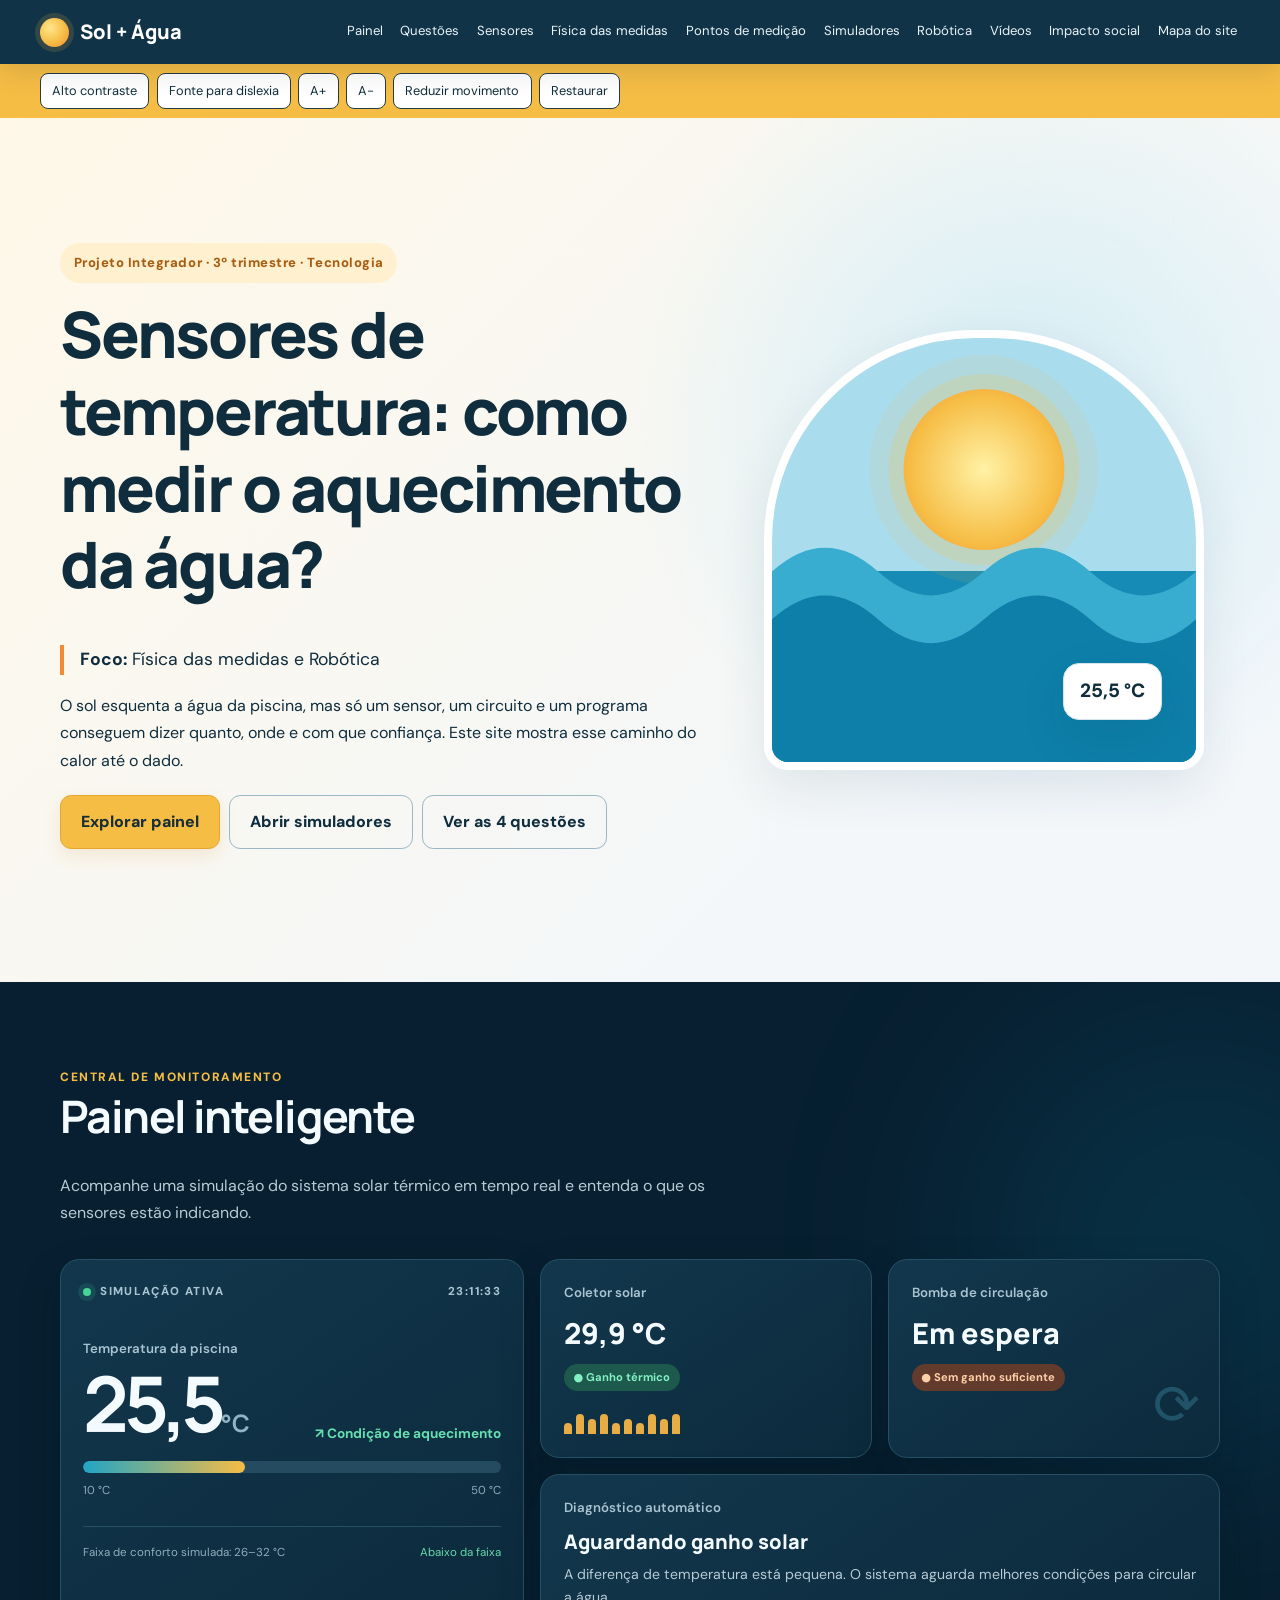
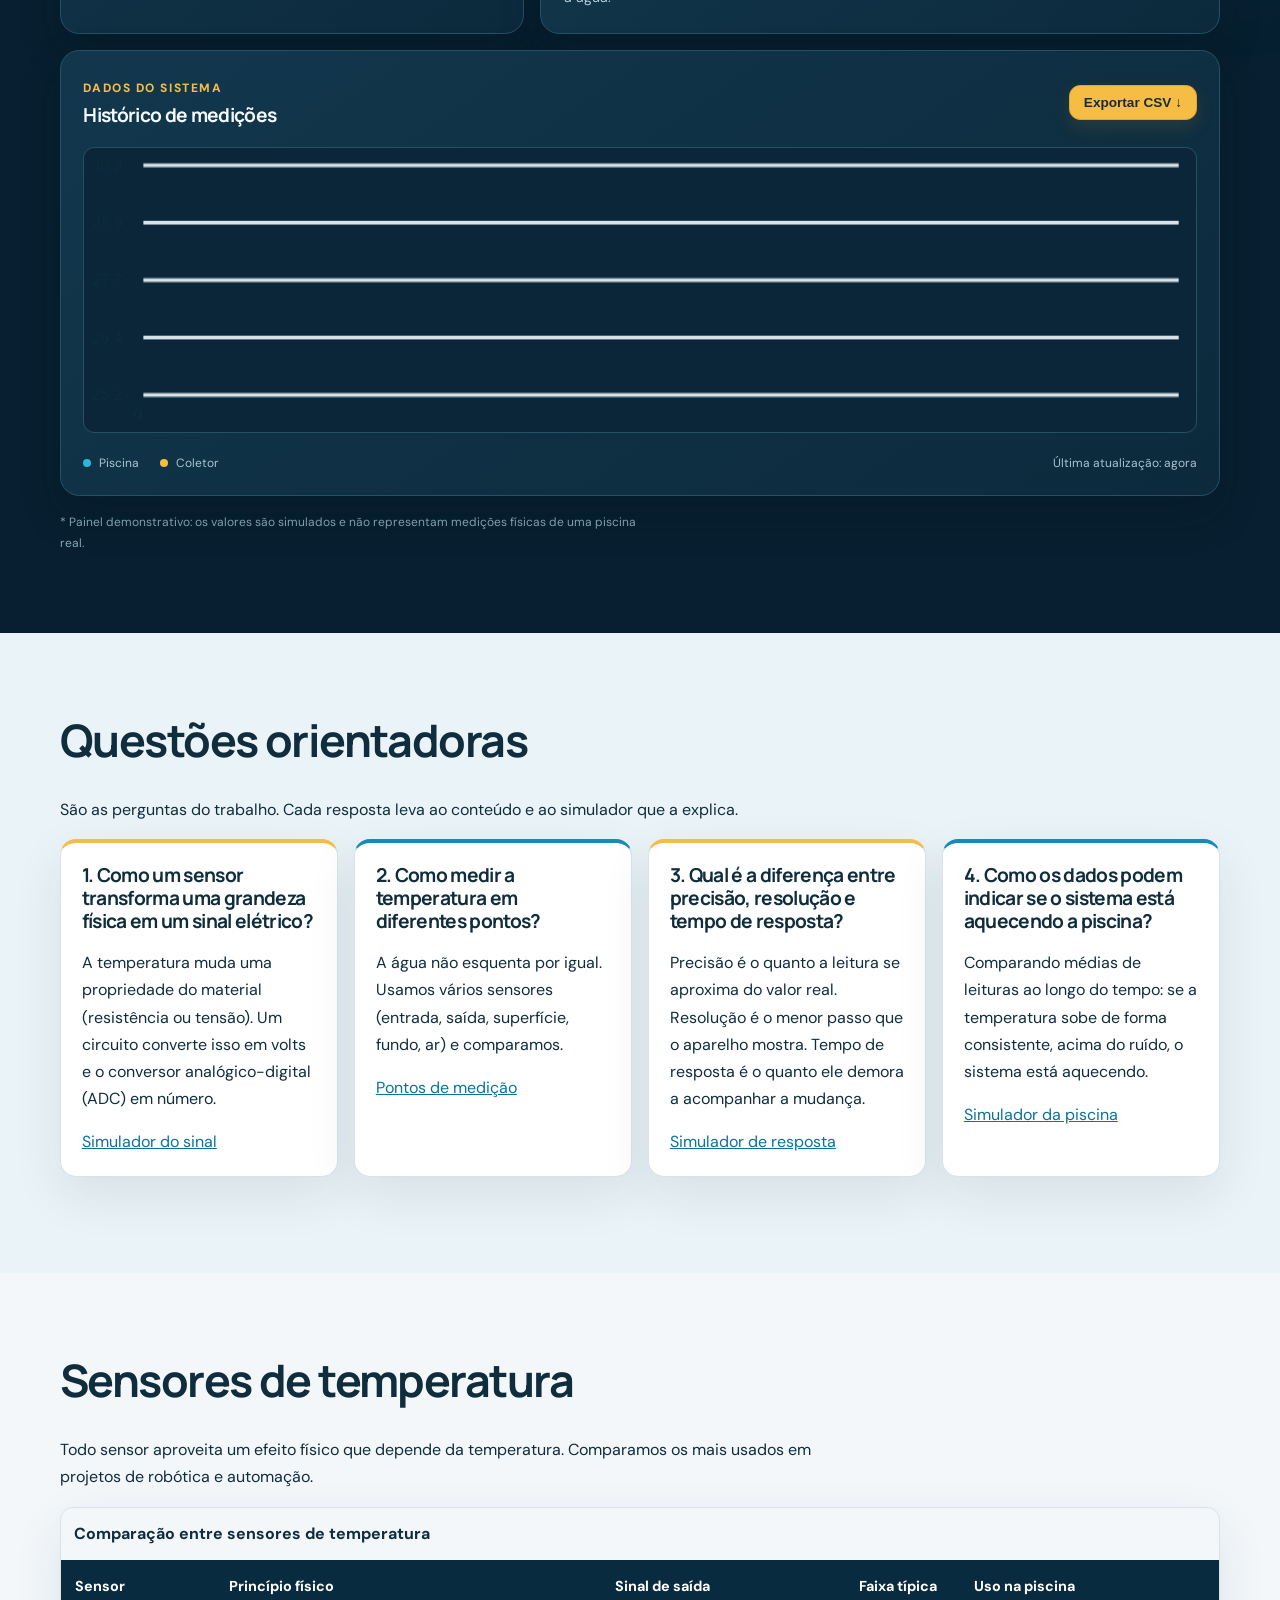
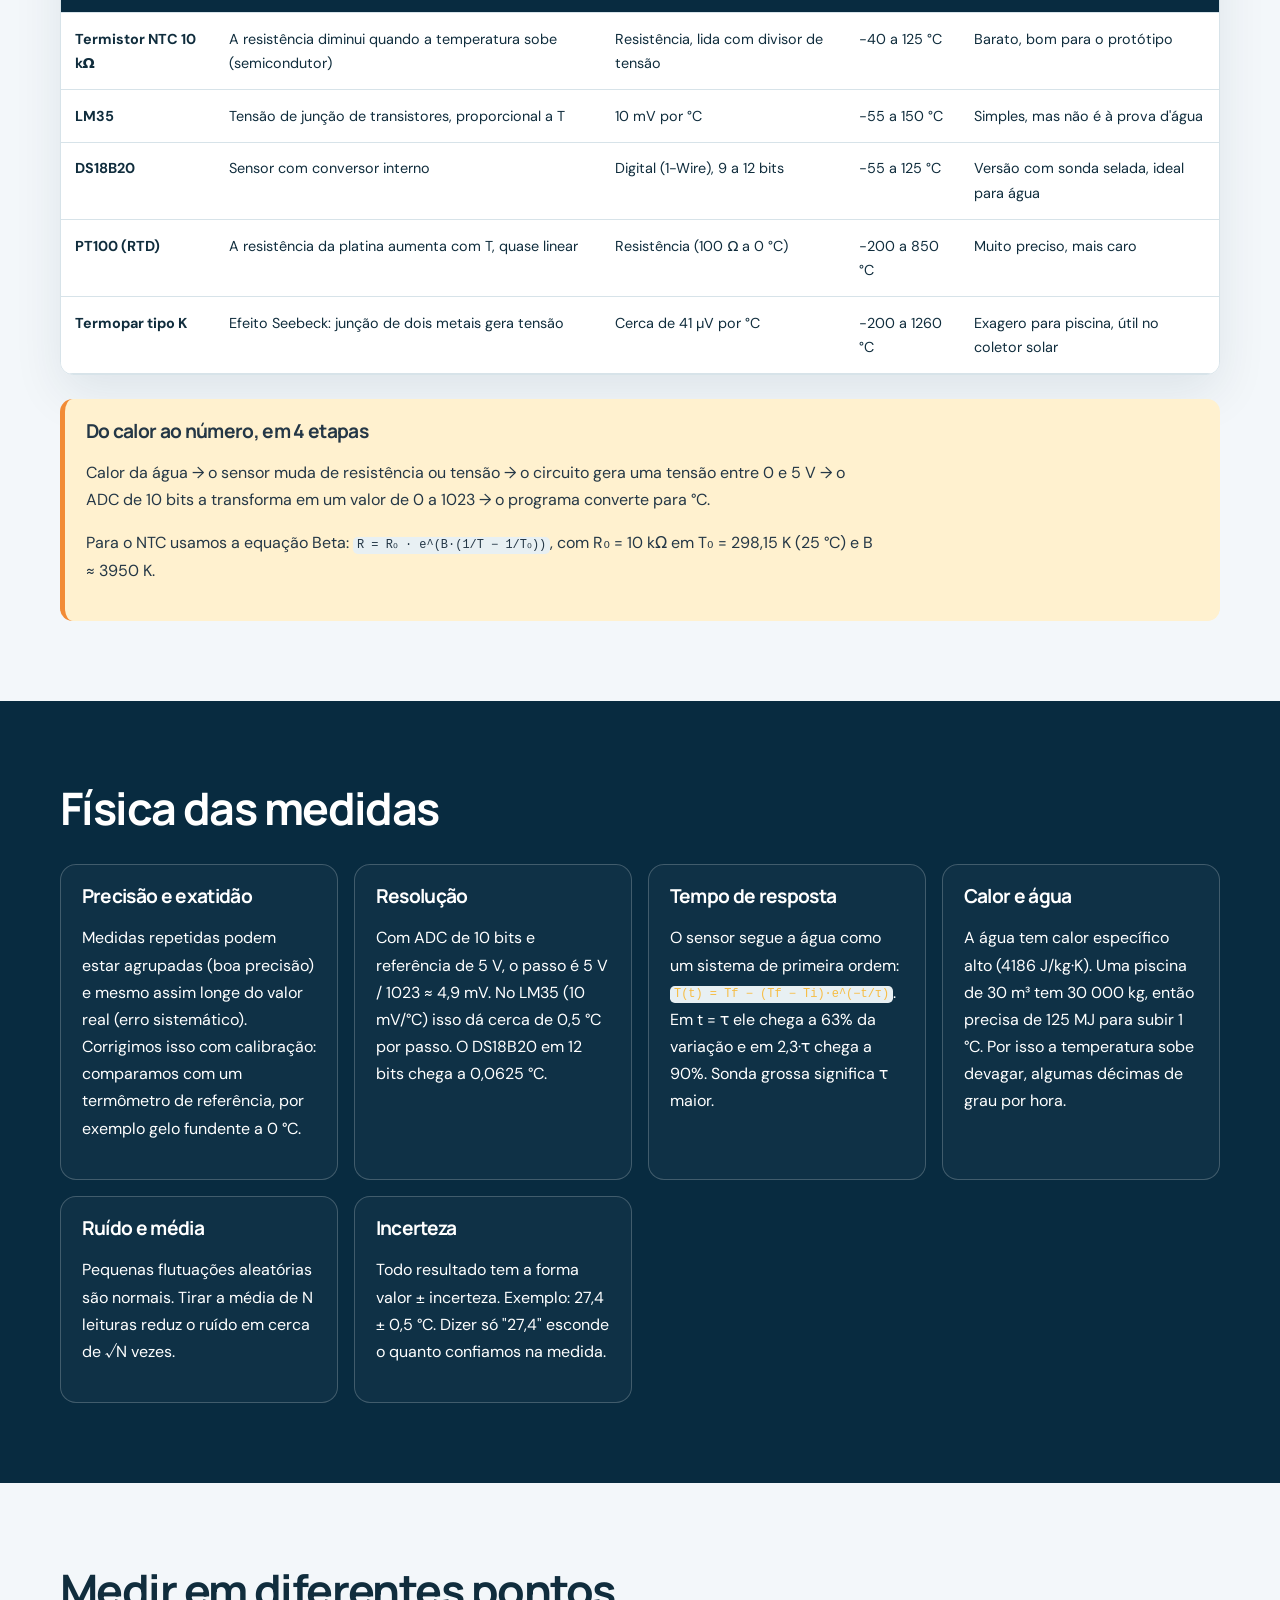
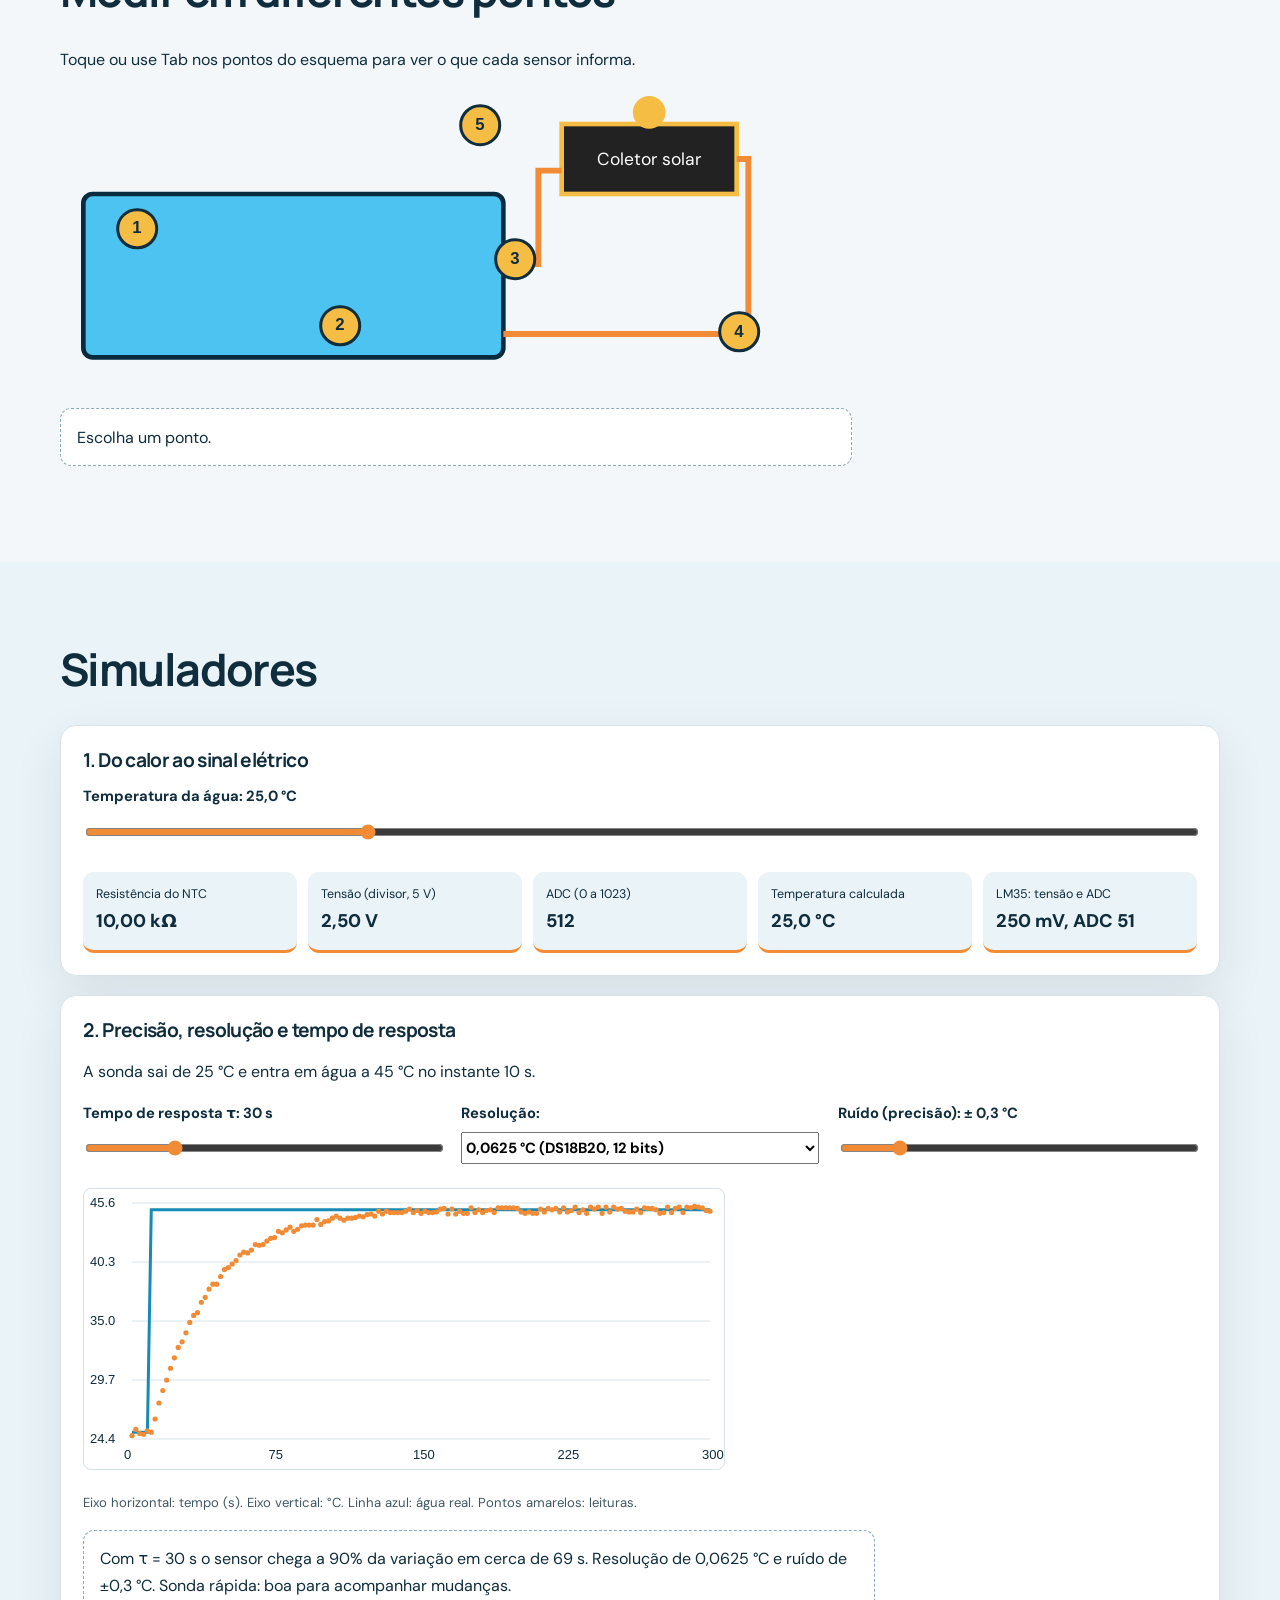
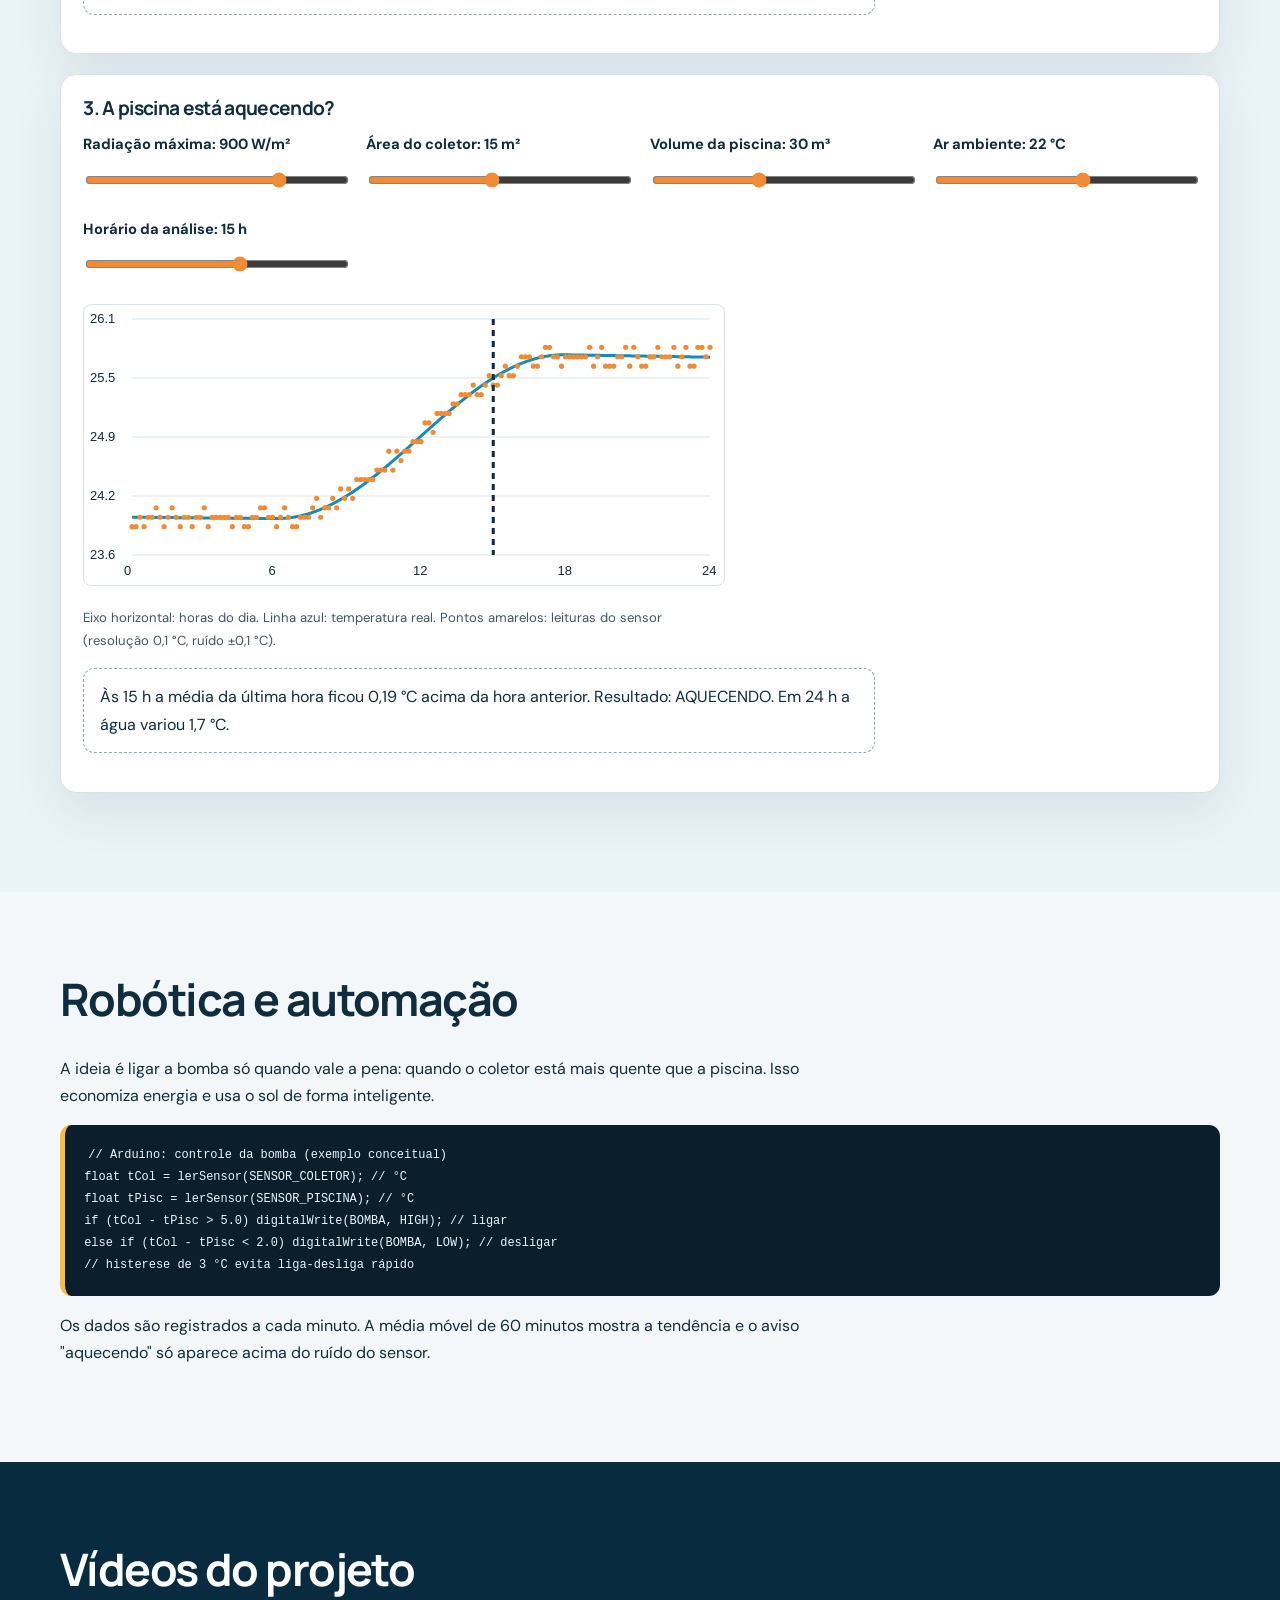
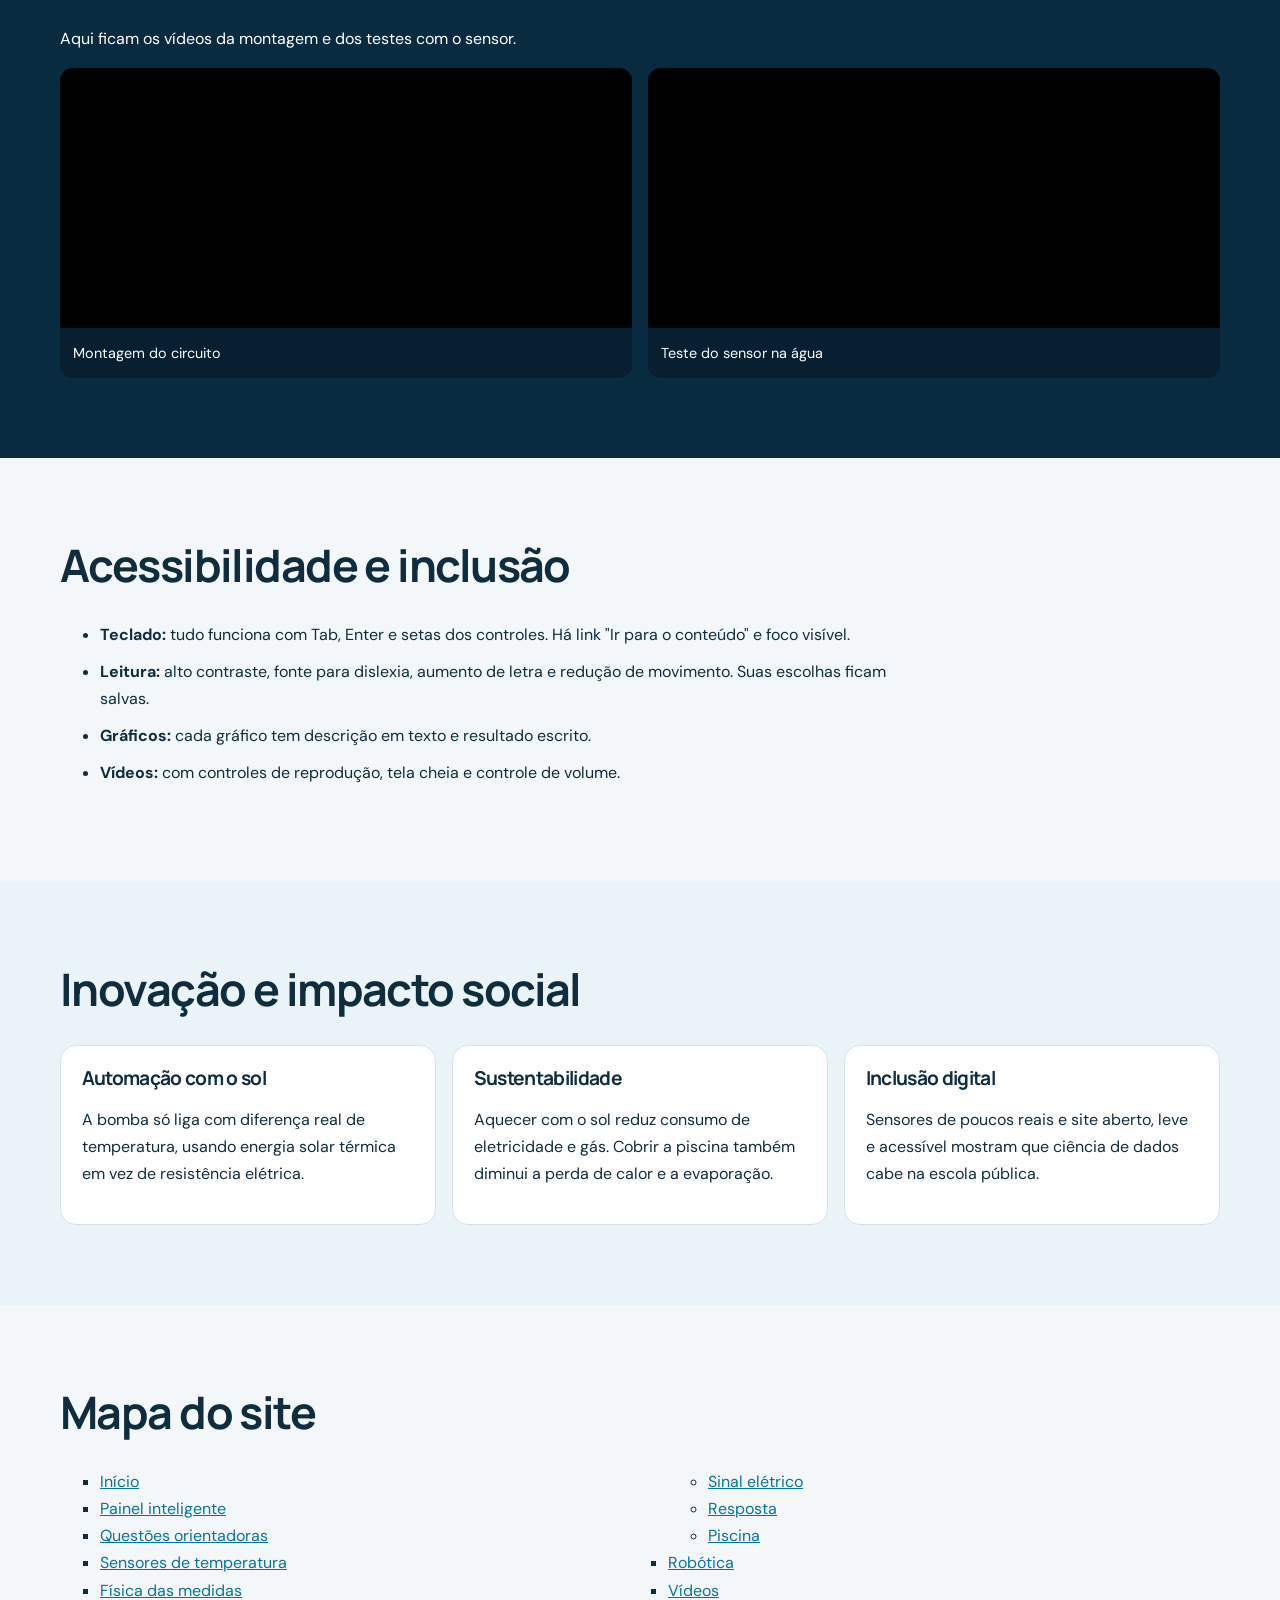
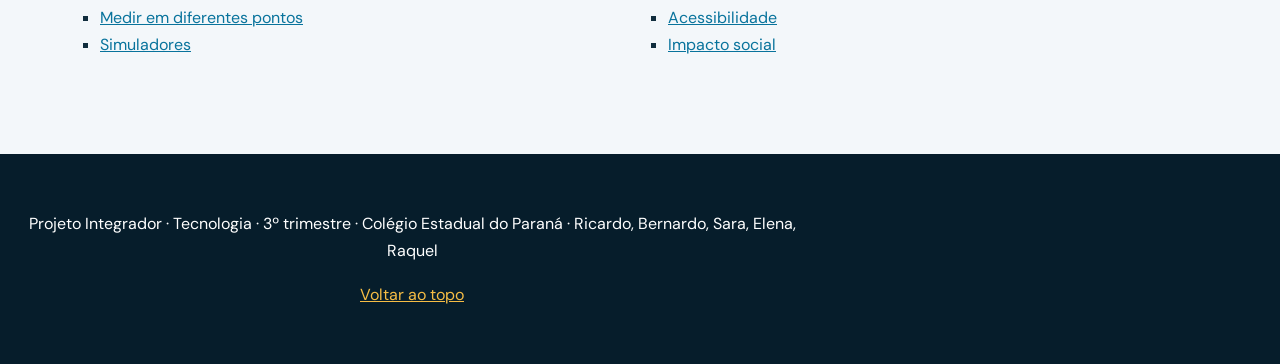
<file: index.html>
<!DOCTYPE html>
<html lang="pt-BR">
<head>
<meta charset="utf-8">
<meta name="viewport" content="width=device-width, initial-scale=1">
<title>Sol + Água | Monitoramento térmico inteligente</title>
<meta name="description" content="Projeto interativo sobre sensores de temperatura, aquecimento solar de piscinas, física das medidas e robótica.">
<link rel="preconnect" href="https://fonts.googleapis.com">
<link href="https://fonts.googleapis.com/css2?family=Fraunces:wght@600;800&family=Lexend:wght@400;600&family=Atkinson+Hyperlegible:wght@400;700&display=swap" rel="stylesheet">
<link rel="stylesheet" href="style.css">
</head>
<body>
<a class="skip" href="#principal">Ir para o conteúdo</a>
<header class="topo">
<a class="marca" href="#inicio" aria-label="Sol + Água, início"><span class="logo" aria-hidden="true"></span>Sol + Água</a>
<button id="btnMenu" class="btn-menu" aria-expanded="false" aria-controls="menu">Menu</button>
<nav id="menu" aria-label="Menu principal">
<a href="#painel">Painel</a><a href="#questoes">Questões</a><a href="#sensores">Sensores</a><a href="#fisica">Física das medidas</a>
<a href="#pontos">Pontos de medição</a><a href="#simuladores">Simuladores</a><a href="#automacao">Robótica</a>
<a href="#videos">Vídeos</a><a href="#impacto">Impacto social</a><a href="#mapa">Mapa do site</a>
</nav>
</header>
<div class="barra-acess" role="region" aria-label="Ajustes de acessibilidade">
<button data-acao="contraste" aria-pressed="false">Alto contraste</button>
<button data-acao="dislexia" aria-pressed="false">Fonte para dislexia</button>
<button data-acao="mais">A+</button><button data-acao="menos">A−</button>
<button data-acao="calmo" aria-pressed="false">Reduzir movimento</button>
<button data-acao="zerar">Restaurar</button>
</div>
<main id="principal">
<section id="inicio" class="hero">
<div class="hero-txt">
<p class="selo">Projeto Integrador · 3º trimestre · Tecnologia</p>
<h1>Sensores de temperatura: como medir o aquecimento da água?</h1>
<p class="foco"><strong>Foco:</strong> Física das medidas e Robótica</p>
<p>O sol esquenta a água da piscina, mas só um sensor, um circuito e um programa conseguem dizer quanto, onde e com que confiança. Este site mostra esse caminho do calor até o dado.</p>
<p><a class="btn" href="#painel">Explorar painel</a> <a class="btn sec" href="#simuladores">Abrir simuladores</a> <a class="btn sec" href="#questoes">Ver as 4 questões</a></p>
</div>
<div class="hero-vis" aria-hidden="true">
<div class="sol"></div>
<svg viewBox="0 0 400 160" preserveAspectRatio="none"><path class="onda o1" d="M0 40 Q50 10 100 40 T200 40 T300 40 T400 40 V160 H0Z"/><path class="onda o2" d="M0 70 Q50 40 100 70 T200 70 T300 70 T400 70 V160 H0Z"/></svg>
<div class="termo"><span id="heroTemp">27,4</span> °C</div>
</div>
</section>


<section id="painel" class="painel-section">
  <div class="section-heading">
    <span class="eyebrow">CENTRAL DE MONITORAMENTO</span>
    <h2>Painel inteligente</h2>
    <p>Acompanhe uma simulação do sistema solar térmico em tempo real e entenda o que os sensores estão indicando.</p>
  </div>
  <div class="dashboard">
    <article class="dash-main">
      <div class="dash-top"><span class="live-dot"></span><span>SIMULAÇÃO ATIVA</span><span class="dash-time" id="dashClock">--:--:--</span></div>
      <div class="temp-line"><div><span class="metric-label">Temperatura da piscina</span><strong class="big-temp"><span id="dashTemp">27,4</span><small>°C</small></strong></div><div class="temp-trend" id="dashTrend">↗ Aquecimento</div></div>
      <div class="thermo-track"><span id="tempFill"></span></div>
      <div class="thermo-scale"><span>10 °C</span><span>50 °C</span></div>
      <div class="dash-foot"><span>Faixa de conforto simulada: 26–32 °C</span><span id="comfortState">Dentro da faixa</span></div>
    </article>
    <article class="dash-card">
      <span class="metric-label">Coletor solar</span><strong class="dash-number" id="collectorTemp">34,8 °C</strong><span class="status-pill status-on" id="collectorState">● Ganho térmico</span>
      <div class="mini-bars"><i></i><i></i><i></i><i></i><i></i><i></i><i></i><i></i><i></i><i></i></div>
    </article>
    <article class="dash-card">
      <span class="metric-label">Bomba de circulação</span><strong class="dash-number" id="pumpState">Ligada</strong><span class="status-pill status-on" id="pumpPill">● Operação simulada</span>
      <div class="pump-icon">⟳</div>
    </article>
    <article class="dash-card diagnosis">
      <span class="metric-label">Diagnóstico automático</span><strong id="diagnosisTitle">Sistema aquecendo</strong><p id="diagnosisText">O coletor está mais quente que a piscina. A circulação favorece a transferência de calor.</p>
    </article>
  </div>
  <div class="history-panel">
    <div class="history-head"><div><span class="eyebrow">DADOS DO SISTEMA</span><h3>Histórico de medições</h3></div><button class="btn btn-small" id="exportData">Exportar CSV ↓</button></div>
    <div class="history-chart"><canvas id="historyChart" width="900" height="230" aria-label="Histórico simulado de temperatura" role="img"></canvas></div>
    <div class="history-bottom"><span><i class="legend-dot water-dot"></i> Piscina</span><span><i class="legend-dot solar-dot"></i> Coletor</span><span id="lastUpdate">Última atualização: agora</span></div>
  </div>
  <p class="simulation-note">* Painel demonstrativo: os valores são simulados e não representam medições físicas de uma piscina real.</p>
</section>

<section id="questoes" class="destaque">
<h2>Questões orientadoras</h2>
<p>São as perguntas do trabalho. Cada resposta leva ao conteúdo e ao simulador que a explica.</p>
<ol class="questoes">
<li><h3>1. Como um sensor transforma uma grandeza física em um sinal elétrico?</h3><p>A temperatura muda uma propriedade do material (resistência ou tensão). Um circuito converte isso em volts e o conversor analógico-digital (ADC) em número.</p><a href="#sim-sinal">Simulador do sinal</a></li>
<li><h3>2. Como medir a temperatura em diferentes pontos?</h3><p>A água não esquenta por igual. Usamos vários sensores (entrada, saída, superfície, fundo, ar) e comparamos.</p><a href="#pontos">Pontos de medição</a></li>
<li><h3>3. Qual é a diferença entre precisão, resolução e tempo de resposta?</h3><p>Precisão é o quanto a leitura se aproxima do valor real. Resolução é o menor passo que o aparelho mostra. Tempo de resposta é o quanto ele demora a acompanhar a mudança.</p><a href="#sim-resp">Simulador de resposta</a></li>
<li><h3>4. Como os dados podem indicar se o sistema está aquecendo a piscina?</h3><p>Comparando médias de leituras ao longo do tempo: se a temperatura sobe de forma consistente, acima do ruído, o sistema está aquecendo.</p><a href="#sim-piscina">Simulador da piscina</a></li>
</ol>
</section>

<section id="sensores">
<h2>Sensores de temperatura</h2>
<p>Todo sensor aproveita um efeito físico que depende da temperatura. Comparamos os mais usados em projetos de robótica e automação.</p>
<div class="tabela-rolagem" tabindex="0" role="region" aria-label="Tabela comparativa de sensores">
<table>
<caption>Comparação entre sensores de temperatura</caption>
<thead><tr><th scope="col">Sensor</th><th scope="col">Princípio físico</th><th scope="col">Sinal de saída</th><th scope="col">Faixa típica</th><th scope="col">Uso na piscina</th></tr></thead>
<tbody>
<tr><th scope="row">Termistor NTC 10 kΩ</th><td>A resistência diminui quando a temperatura sobe (semicondutor)</td><td>Resistência, lida com divisor de tensão</td><td>−40 a 125 °C</td><td>Barato, bom para o protótipo</td></tr>
<tr><th scope="row">LM35</th><td>Tensão de junção de transistores, proporcional a T</td><td>10 mV por °C</td><td>−55 a 150 °C</td><td>Simples, mas não é à prova d'água</td></tr>
<tr><th scope="row">DS18B20</th><td>Sensor com conversor interno</td><td>Digital (1-Wire), 9 a 12 bits</td><td>−55 a 125 °C</td><td>Versão com sonda selada, ideal para água</td></tr>
<tr><th scope="row">PT100 (RTD)</th><td>A resistência da platina aumenta com T, quase linear</td><td>Resistência (100 Ω a 0 °C)</td><td>−200 a 850 °C</td><td>Muito preciso, mais caro</td></tr>
<tr><th scope="row">Termopar tipo K</th><td>Efeito Seebeck: junção de dois metais gera tensão</td><td>Cerca de 41 µV por °C</td><td>−200 a 1260 °C</td><td>Exagero para piscina, útil no coletor solar</td></tr>
</tbody>
</table>
</div>
<div class="caixa">
<h3>Do calor ao número, em 4 etapas</h3>
<p>Calor da água → o sensor muda de resistência ou tensão → o circuito gera uma tensão entre 0 e 5 V → o ADC de 10 bits a transforma em um valor de 0 a 1023 → o programa converte para °C.</p>
<p>Para o NTC usamos a equação Beta: <code>R = R₀ · e^(B·(1/T − 1/T₀))</code>, com R₀ = 10 kΩ em T₀ = 298,15 K (25 °C) e B ≈ 3950 K.</p>
</div>
</section>

<section id="fisica" class="agua">
<h2>Física das medidas</h2>
<div class="grade3">
<article><h3>Precisão e exatidão</h3><p>Medidas repetidas podem estar agrupadas (boa precisão) e mesmo assim longe do valor real (erro sistemático). Corrigimos isso com calibração: comparamos com um termômetro de referência, por exemplo gelo fundente a 0 °C.</p></article>
<article><h3>Resolução</h3><p>Com ADC de 10 bits e referência de 5 V, o passo é 5 V / 1023 ≈ 4,9 mV. No LM35 (10 mV/°C) isso dá cerca de 0,5 °C por passo. O DS18B20 em 12 bits chega a 0,0625 °C.</p></article>
<article><h3>Tempo de resposta</h3><p>O sensor segue a água como um sistema de primeira ordem: <code>T(t) = Tf − (Tf − Ti)·e^(−t/τ)</code>. Em t = τ ele chega a 63% da variação e em 2,3·τ chega a 90%. Sonda grossa significa τ maior.</p></article>
<article><h3>Calor e água</h3><p>A água tem calor específico alto (4186 J/kg·K). Uma piscina de 30 m³ tem 30 000 kg, então precisa de 125 MJ para subir 1 °C. Por isso a temperatura sobe devagar, algumas décimas de grau por hora.</p></article>
<article><h3>Ruído e média</h3><p>Pequenas flutuações aleatórias são normais. Tirar a média de N leituras reduz o ruído em cerca de √N vezes.</p></article>
<article><h3>Incerteza</h3><p>Todo resultado tem a forma valor ± incerteza. Exemplo: 27,4 ± 0,5 °C. Dizer só "27,4" esconde o quanto confiamos na medida.</p></article>
</div>
</section>

<section id="pontos">
<h2>Medir em diferentes pontos</h2>
<p>Toque ou use Tab nos pontos do esquema para ver o que cada sensor informa.</p>
<div class="esquema">
<svg viewBox="0 0 600 260" role="img" aria-label="Esquema da piscina com coletor solar e cinco sensores">
<rect x="20" y="90" width="360" height="140" rx="8" class="piscina"/>
<rect x="430" y="30" width="150" height="60" class="coletor"/><text x="505" y="65" text-anchor="middle" class="txt">Coletor solar</text>
<path d="M380 150 H410 V70 H430 M580 60 H590 V210 H380" class="cano"/>
<circle cx="505" cy="20" r="14" class="sol-svg"/>
</svg>
<button class="ponto" style="left:11%;top:46%" data-i="0" aria-label="Sensor 1, superfície">1</button>
<button class="ponto" style="left:40%;top:78%" data-i="1" aria-label="Sensor 2, fundo">2</button>
<button class="ponto" style="left:65%;top:56%" data-i="2" aria-label="Sensor 3, entrada do coletor">3</button>
<button class="ponto" style="left:97%;top:80%" data-i="3" aria-label="Sensor 4, saída do coletor">4</button>
<button class="ponto" style="left:60%;top:12%" data-i="4" aria-label="Sensor 5, no coletor">5</button>
</div>
<p id="infoPonto" class="info" role="status" aria-live="polite">Escolha um ponto.</p>
</section>

<section id="simuladores" class="destaque">
<h2>Simuladores</h2>
<article id="sim-sinal" class="sim">
<h3>1. Do calor ao sinal elétrico</h3>
<label>Temperatura da água: <output id="oT">25</output> °C
<input id="inT" type="range" min="0" max="100" step="0.5" value="25"></label>
<dl class="leituras">
<div><dt>Resistência do NTC</dt><dd id="rR"></dd></div>
<div><dt>Tensão (divisor, 5 V)</dt><dd id="rV"></dd></div>
<div><dt>ADC (0 a 1023)</dt><dd id="rA"></dd></div>
<div><dt>Temperatura calculada</dt><dd id="rC"></dd></div>
<div><dt>LM35: tensão e ADC</dt><dd id="rL"></dd></div>
</dl>
</article>

<article id="sim-resp" class="sim">
<h3>2. Precisão, resolução e tempo de resposta</h3>
<p>A sonda sai de 25 °C e entra em água a 45 °C no instante 10 s.</p>
<div class="controles">
<label>Tempo de resposta τ: <output id="oTau">30</output> s <input id="inTau" type="range" min="2" max="120" value="30"></label>
<label>Resolução: <select id="inRes"><option value="1">1 °C</option><option value="0.5">0,5 °C (LM35 no Arduino)</option><option value="0.0625" selected>0,0625 °C (DS18B20, 12 bits)</option></select></label>
<label>Ruído (precisão): ± <output id="oRu">0.3</output> °C <input id="inRu" type="range" min="0" max="2" step="0.1" value="0.3"></label>
</div>
<canvas id="cResp" width="640" height="280" role="img" aria-label="Gráfico da leitura do sensor ao longo do tempo"></canvas>
<p class="legenda">Eixo horizontal: tempo (s). Eixo vertical: °C. Linha azul: água real. Pontos amarelos: leituras.</p>
<p id="txtResp" class="info" role="status" aria-live="polite"></p>
</article>

<article id="sim-piscina" class="sim">
<h3>3. A piscina está aquecendo?</h3>
<div class="controles">
<label>Radiação máxima: <output id="oG">900</output> W/m² <input id="inG" type="range" min="300" max="1100" step="50" value="900"></label>
<label>Área do coletor: <output id="oA">15</output> m² <input id="inA" type="range" min="2" max="30" value="15"></label>
<label>Volume da piscina: <output id="oV">30</output> m³ <input id="inV" type="range" min="10" max="60" value="30"></label>
<label>Ar ambiente: <output id="oTa">22</output> °C <input id="inTa" type="range" min="5" max="35" value="22"></label>
<label>Horário da análise: <output id="oH">15</output> h <input id="inH" type="range" min="2" max="24" value="15"></label>
</div>
<canvas id="cPisc" width="640" height="280" role="img" aria-label="Gráfico da temperatura da piscina em 24 horas"></canvas>
<p class="legenda">Eixo horizontal: horas do dia. Linha azul: temperatura real. Pontos amarelos: leituras do sensor (resolução 0,1 °C, ruído ±0,1 °C).</p>
<p id="txtPisc" class="info" role="status" aria-live="polite"></p>
</article>
</section>

<section id="automacao">
<h2>Robótica e automação</h2>
<p>A ideia é ligar a bomba só quando vale a pena: quando o coletor está mais quente que a piscina. Isso economiza energia e usa o sol de forma inteligente.</p>
<pre tabindex="0"><code>// Arduino: controle da bomba (exemplo conceitual)
float tCol = lerSensor(SENSOR_COLETOR); // °C
float tPisc = lerSensor(SENSOR_PISCINA); // °C
if (tCol - tPisc &gt; 5.0) digitalWrite(BOMBA, HIGH); // ligar
else if (tCol - tPisc &lt; 2.0) digitalWrite(BOMBA, LOW); // desligar
// histerese de 3 °C evita liga-desliga rápido</code></pre>
<p>Os dados são registrados a cada minuto. A média móvel de 60 minutos mostra a tendência e o aviso "aquecendo" só aparece acima do ruído do sensor.</p>
</section>

<section id="videos" class="agua">
<h2>Vídeos do projeto</h2>
<p>Aqui ficam os vídeos da montagem e dos testes com o sensor.</p>

<!-- Vídeos hospedados no Google Drive -->
<div class="grade3">
  <figure class="vid">
    <iframe src="https://drive.google.com/file/d/1T0YdO5-Rf9By5EIGJvN10Q1as_zZNHZc/preview"
            width="100%" height="260" allow="autoplay" allowfullscreen loading="lazy"
            title="Montagem do circuito"></iframe>
    <figcaption>Montagem do circuito</figcaption>
  </figure>
  <figure class="vid">
    <iframe src="https://drive.google.com/file/d/1omv3t6VqhR7RlIL5jFdZzRT_dXFU5LTQ/preview"
            width="100%" height="260" allow="autoplay" allowfullscreen loading="lazy"
            title="Teste do sensor na água"></iframe>
    <figcaption>Teste do sensor na água</figcaption>
  </figure>
</div>

<!-- Lista de vídeos locais (pasta "videos"): o script.js preenche esta div se a lista VIDEOS tiver itens. -->
<div id="listaVideos" class="grade3"></div>
</section>

<section id="acessibilidade">
<h2>Acessibilidade e inclusão</h2>
<ul class="lista">
<li><strong>Teclado:</strong> tudo funciona com Tab, Enter e setas dos controles. Há link "Ir para o conteúdo" e foco visível.</li>
<li><strong>Leitura:</strong> alto contraste, fonte para dislexia, aumento de letra e redução de movimento. Suas escolhas ficam salvas.</li>
<li><strong>Gráficos:</strong> cada gráfico tem descrição em texto e resultado escrito.</li>
<li><strong>Vídeos:</strong> com controles de reprodução, tela cheia e controle de volume.</li>
</ul>
</section>

<section id="impacto" class="destaque">
<h2>Inovação e impacto social</h2>
<div class="grade3">
<article><h3>Automação com o sol</h3><p>A bomba só liga com diferença real de temperatura, usando energia solar térmica em vez de resistência elétrica.</p></article>
<article><h3>Sustentabilidade</h3><p>Aquecer com o sol reduz consumo de eletricidade e gás. Cobrir a piscina também diminui a perda de calor e a evaporação.</p></article>
<article><h3>Inclusão digital</h3><p>Sensores de poucos reais e site aberto, leve e acessível mostram que ciência de dados cabe na escola pública.</p></article>
</div>
</section>

<section id="mapa">
<h2>Mapa do site</h2>
<ul class="mapa">
<li><a href="#inicio">Início</a></li><li><a href="#painel">Painel inteligente</a></li><li><a href="#questoes">Questões orientadoras</a></li><li><a href="#sensores">Sensores de temperatura</a></li>
<li><a href="#fisica">Física das medidas</a></li><li><a href="#pontos">Medir em diferentes pontos</a></li>
<li><a href="#simuladores">Simuladores</a><ul><li><a href="#sim-sinal">Sinal elétrico</a></li><li><a href="#sim-resp">Resposta</a></li><li><a href="#sim-piscina">Piscina</a></li></ul></li>
<li><a href="#automacao">Robótica</a></li><li><a href="#videos">Vídeos</a></li><li><a href="#acessibilidade">Acessibilidade</a></li><li><a href="#impacto">Impacto social</a></li>
</ul>
</section>
</main>
<footer><p>Projeto Integrador · Tecnologia · 3º trimestre · Colégio Estadual do Paraná · Ricardo, Bernardo, Sara, Elena, Raquel</p><p><a href="#inicio">Voltar ao topo</a></p></footer>
<div vw class="enabled"><div vw-access-button class="active"></div><div vw-plugin-wrapper><div class="vw-plugin-top-wrapper"></div></div></div>
<script src="https://vlibras.gov.br/app/vlibras-plugin.js"></script>
<script>try{new window.VLibras.Widget('https://vlibras.gov.br/app')}catch(e){}</script>
<script src="script.js"></script>
</body>
</html>
</file>
<file: style.css>
@import url('https://fonts.googleapis.com/css2?family=DM+Sans:wght@400;500;600;700&family=Manrope:wght@400;500;600;700;800&display=swap');
:root{--sol:#f6bd45;--sol2:#f28b35;--agua:#168bb5;--abismo:#082b40;--fundo:#f3f7fa;--card:#fff;--ink:#102d3d;--line:#d7e3e9;--link:#08739c;--fs:100%;--f-corpo:'DM Sans',system-ui,sans-serif;--f-tit:'Manrope',system-ui,sans-serif;--shadow:0 18px 50px rgba(7,42,62,.09)}
*{box-sizing:border-box}html{font-size:var(--fs);scroll-behavior:smooth;scroll-padding-top:6rem}body{margin:0;background:var(--fundo);color:var(--ink);font-family:var(--f-corpo);line-height:1.7}h1,h2,h3{font-family:var(--f-tit);line-height:1.2;margin:0 0 .65em;letter-spacing:-.035em}h1{font-size:clamp(2.5rem,5vw,4.5rem);font-weight:800;max-width:760px}h2{font-size:clamp(1.9rem,3.5vw,2.8rem)}h3{font-size:1.2rem}p,li{max-width:72ch}a{color:var(--link)}:focus-visible{outline:3px solid var(--sol2);outline-offset:4px}.skip{position:absolute;left:-999px;background:var(--sol);color:#000;padding:.7rem 1rem;z-index:100}.skip:focus{left:.5rem;top:.5rem}
section{padding:5rem max(1.25rem,calc((100% - 1160px)/2))}.destaque{background:#eaf3f7}.agua{background:var(--abismo);color:#fff}.agua a,.agua code{color:var(--sol)}
.topo{position:sticky;top:0;z-index:50;display:flex;align-items:center;justify-content:space-between;gap:1rem;padding:.85rem max(1.25rem,calc((100% - 1200px)/2));background:rgba(8,43,64,.96);backdrop-filter:blur(14px);color:#fff;box-shadow:0 8px 28px #061d2b20}.marca{display:flex;align-items:center;gap:.7rem;color:#fff;font-family:var(--f-tit);font-weight:800;font-size:1.25rem;text-decoration:none;white-space:nowrap}.logo{width:1.8rem;height:1.8rem;border-radius:50%;background:radial-gradient(circle at 35% 35%,#ffe58a,var(--sol) 55%,var(--sol2));box-shadow:0 0 0 5px #f6bd4525}#menu{display:flex;flex-wrap:wrap;gap:.25rem .7rem}#menu a{color:#e9f4f8;text-decoration:none;padding:.4rem .2rem;font-size:.82rem;border-bottom:2px solid transparent}#menu a:hover{color:var(--sol);border-color:var(--sol)}.btn-menu{display:none;background:var(--sol);color:#142b37;border:0;padding:.55rem 1rem;border-radius:.6rem;font:inherit;font-weight:700;cursor:pointer}
.barra-acess{display:flex;flex-wrap:wrap;gap:.45rem;padding:.55rem max(1.25rem,calc((100% - 1200px)/2));background:#f6bd45;color:#152c38}.barra-acess button{font:inherit;font-size:.8rem;padding:.38rem .7rem;border:1px solid #243d49;border-radius:.5rem;background:#fff;color:#102d3d;cursor:pointer}.barra-acess button[aria-pressed=true]{background:#102d3d;color:#fff}
.hero{display:grid;grid-template-columns:1.15fr .85fr;gap:3rem;align-items:center;min-height:670px;background:radial-gradient(circle at 80% 35%,#d4edf5 0,transparent 34%),linear-gradient(135deg,#fff8e8 0%,#f3f7fa 75%)}.hero-txt{padding:2rem 0}.selo,.eyebrow{display:inline-flex;align-items:center;gap:.5rem;color:#a75d12;font-size:.75rem;font-weight:800;letter-spacing:.13em;text-transform:uppercase}.selo{background:#fff0cf;padding:.55rem .85rem;border-radius:2rem;letter-spacing:.04em;text-transform:none;font-size:.82rem}.foco{font-size:1.1rem;border-left:4px solid var(--sol2);padding-left:1rem}.hero-vis{position:relative;aspect-ratio:1;max-width:440px;width:100%;margin:auto;border-radius:48% 48% 1.5rem 1.5rem;overflow:hidden;background:linear-gradient(#a9dced 0 55%,#168bb5 55%);border:8px solid #fff;box-shadow:var(--shadow)}.sol{position:absolute;width:38%;aspect-ratio:1;border-radius:50%;left:50%;top:12%;transform:translateX(-50%);background:radial-gradient(circle,#fff2a5,var(--sol) 65%,var(--sol2));box-shadow:0 0 0 15px #f6bd4533,0 0 0 34px #f6bd4518}.hero-vis svg{position:absolute;inset:auto 0 0;width:100%;height:60%}.onda{fill:#39add0}.o2{fill:#087aa6;opacity:.9}.o1{animation:ond 7s ease-in-out infinite alternate}@keyframes ond{to{transform:translateX(-6%)}}.termo{position:absolute;right:8%;bottom:10%;background:#fff;color:#102d3d;border:1px solid #d4e4ea;border-radius:1rem;padding:.7rem 1rem;font-weight:800;font-size:1.2rem;box-shadow:var(--shadow)}.btn{display:inline-flex;align-items:center;justify-content:center;background:var(--sol);color:#172d38;font-weight:800;padding:.8rem 1.25rem;border-radius:.7rem;text-decoration:none;margin:.3rem .3rem .3rem 0;border:1px solid #e6a52d;box-shadow:0 7px 18px #d98b2525;transition:transform .2s,box-shadow .2s}.btn:hover{transform:translateY(-2px);box-shadow:0 12px 24px #d98b2538}.btn.sec{background:transparent;color:var(--ink);border-color:#9bb7c4;box-shadow:none}.btn-small{padding:.55rem .85rem;font-size:.85rem;margin:0}
.painel-section{background:#071f30;color:#f4fbff;position:relative;overflow:hidden}.painel-section:before{content:"";position:absolute;width:460px;height:460px;border-radius:50%;background:#0d5973;filter:blur(100px);opacity:.28;right:-150px;top:30px;pointer-events:none}.section-heading{position:relative;max-width:700px;margin-bottom:2rem}.painel-section .eyebrow{color:#f6bd45}.painel-section .section-heading p{color:#b7cbd5}.dashboard{position:relative;display:grid;grid-template-columns:1.4fr 1fr 1fr;gap:1rem}.dash-main,.dash-card,.history-panel{background:linear-gradient(145deg,#12374c,#0c2a3c);border:1px solid #285064;border-radius:1.2rem;padding:1.4rem;box-shadow:0 18px 40px #00111d35}.dash-main{grid-row:span 2;min-height:290px}.dash-top{display:flex;align-items:center;gap:.55rem;font-size:.72rem;font-weight:800;letter-spacing:.12em;color:#a9c4d1}.live-dot{width:8px;height:8px;border-radius:50%;background:#45d49a;box-shadow:0 0 0 5px #45d49a22}.dash-time{margin-left:auto;font-variant-numeric:tabular-nums}.temp-line{display:flex;justify-content:space-between;align-items:end;gap:1rem;margin:2.3rem 0 1rem}.metric-label{display:block;color:#a9c4d1;font-size:.83rem;font-weight:600}.big-temp{display:block;font-family:var(--f-tit);font-size:clamp(3.3rem,6vw,5rem);line-height:1.1;letter-spacing:-.07em}.big-temp small{font-size:1.5rem;color:#8fb4c4;letter-spacing:0}.temp-trend{color:#65dfb0;font-size:.85rem;font-weight:700}.thermo-track{height:12px;border-radius:20px;background:#244b60;overflow:hidden}.thermo-track span{display:block;height:100%;width:44%;background:linear-gradient(90deg,#20a5c6,#f6bd45);border-radius:20px;transition:width .3s}.thermo-scale,.dash-foot{display:flex;justify-content:space-between;color:#8faebc;font-size:.72rem;margin-top:.45rem}.dash-foot{margin-top:1.6rem;padding-top:1rem;border-top:1px solid #285064}.dash-foot span:last-child{color:#69d9aa}.dash-card{min-height:135px;position:relative;overflow:hidden}.dash-number{display:block;font:800 1.8rem var(--f-tit);margin:.55rem 0}.status-pill{display:inline-block;border-radius:2rem;padding:.25rem .6rem;font-size:.7rem;font-weight:700}.status-on{background:#1d594d;color:#83efc4}.status-off{background:#633b2d;color:#ffd0a8}.mini-bars{display:flex;align-items:end;gap:4px;height:27px;margin-top:1rem}.mini-bars i{display:block;width:8px;border-radius:4px 4px 0 0;background:#e9ad45;height:40%}.mini-bars i:nth-child(2n){height:75%}.mini-bars i:nth-child(3n){height:55%}.pump-icon{position:absolute;right:1.2rem;bottom:.3rem;font-size:3.5rem;color:#367b91;opacity:.5}.diagnosis{grid-column:2/4}.diagnosis strong{display:block;font:800 1.25rem var(--f-tit);margin:.5rem 0}.diagnosis p{color:#b7cbd5;font-size:.88rem;margin:0}.history-panel{position:relative;margin-top:1rem}.history-head{display:flex;justify-content:space-between;align-items:center;gap:1rem}.history-head h3{margin:.25rem 0}.history-chart{margin-top:1rem}.history-chart canvas{width:100%;height:auto;background:#0a2638;border:1px solid #285064;border-radius:.7rem}.history-bottom{display:flex;gap:1.3rem;align-items:center;flex-wrap:wrap;color:#a9c4d1;font-size:.75rem;margin-top:.7rem}.history-bottom span:last-child{margin-left:auto}.legend-dot{display:inline-block;width:8px;height:8px;border-radius:50%;margin-right:.3rem}.water-dot{background:#2db6d6}.solar-dot{background:#f6bd45}.simulation-note{color:#88a9b8;font-size:.75rem;margin:1rem 0 0}
.questoes{list-style:none;padding:0;display:grid;grid-template-columns:repeat(auto-fit,minmax(240px,1fr));gap:1rem;counter-reset:q}.questoes li{background:var(--card);border:1px solid var(--line);border-top:4px solid var(--sol);border-radius:1rem;padding:1.3rem;box-shadow:var(--shadow)}.questoes li:nth-child(even){border-top-color:var(--agua)}.tabela-rolagem{overflow-x:auto;border:1px solid var(--line);border-radius:.8rem;box-shadow:var(--shadow)}table{border-collapse:collapse;width:100%;min-width:680px;background:var(--card)}caption{text-align:left;padding:.8rem;font-weight:700}th,td{padding:.85rem;border-bottom:1px solid var(--line);text-align:left;vertical-align:top;font-size:.9rem}thead th{background:var(--abismo);color:#fff}.caixa{margin-top:1.5rem;background:#fff1cf;color:#243746;border-radius:.8rem;padding:1.3rem;border-left:5px solid var(--sol2)}code{background:#e8f0f3;padding:.12em .35em;border-radius:.3rem;font-size:.92em}.grade3{display:grid;grid-template-columns:repeat(auto-fit,minmax(240px,1fr));gap:1rem}.grade3 article{border:1px solid #ffffff35;border-radius:1rem;padding:1.3rem;background:#ffffff08}.destaque .grade3 article{border-color:var(--line);background:#fff}
.esquema{position:relative;max-width:700px}.esquema svg{width:100%;height:auto;display:block}.piscina{fill:#4cc3f0;stroke:var(--abismo);stroke-width:4}.coletor{fill:#222;stroke:var(--sol);stroke-width:4}.cano{fill:none;stroke:var(--sol2);stroke-width:5}.sol-svg{fill:var(--sol)}.txt{fill:#fff;font-size:15px}.ponto{position:absolute;transform:translate(-50%,-50%);width:2.6rem;height:2.6rem;border-radius:50%;border:3px solid #102d3d;background:var(--sol);color:#102d3d;font-weight:800;font-size:1.05rem;cursor:pointer}.ponto[aria-pressed=true]{background:#102d3d;color:var(--sol);border-color:#fff}.info{background:var(--card);border:1px dashed #8aaab8;border-radius:.7rem;padding:.9rem 1rem;min-height:3rem}
.sim{background:var(--card);border:1px solid var(--line);border-radius:1rem;padding:1.4rem;margin-bottom:1.2rem;box-shadow:var(--shadow)}.controles{display:grid;grid-template-columns:repeat(auto-fit,minmax(220px,1fr));gap:.8rem 1.2rem;margin-bottom:1rem}label{display:block;font-weight:700;font-size:.92rem}input[type=range],select{width:100%;margin-top:.4rem;accent-color:var(--sol2);font:inherit;min-height:2rem}canvas{max-width:100%;height:auto;background:var(--card);border:1px solid var(--line);border-radius:.5rem}.legenda{font-size:.82rem;opacity:.8}.leituras{display:grid;grid-template-columns:repeat(auto-fit,minmax(155px,1fr));gap:.7rem;margin:1rem 0 0}.leituras div{background:#eaf3f7;color:#102d3d;padding:.8rem;border-radius:.7rem;border-bottom:3px solid var(--sol2)}.leituras dt{font-size:.78rem}.leituras dd{margin:0;font-size:1.15rem;font-weight:800}pre{background:#0b1e2b;color:#e8f6ff;padding:1.2rem;border-radius:.7rem;overflow-x:auto;border-left:5px solid var(--sol)}pre code{background:none}.lista li{margin:.6rem 0}.vid{margin:0;background:#071f30;border-radius:.8rem;overflow:hidden}.vid video,.vid iframe{width:100%;aspect-ratio:16/9;background:#000;display:block;border:0}.vid figcaption{padding:.8rem;font-size:.9rem;color:#fff}.aviso{margin:0;padding:.7rem;background:#fff3c4;color:#000;font-size:.9rem;border-left:6px solid var(--sol2)}.mapa{columns:2 220px;list-style:square}footer{background:#061d2b;color:#fff;text-align:center;padding:2.5rem 1rem}footer a{color:var(--sol)}
body.contraste{--fundo:#000;--card:#000;--ink:#fff;--line:#fff;--link:#ffe600;--agua:#000;--abismo:#000}body.contraste .destaque,body.contraste .agua{background:#000;border-top:2px solid #fff}body.contraste .painel-section{background:#000}body.contraste .dash-main,body.contraste .dash-card,body.contraste .history-panel{background:#000;border-color:#fff}body.dislexia{--f-corpo:Verdana,sans-serif;--f-tit:Verdana,sans-serif;letter-spacing:.035em;word-spacing:.12em;line-height:1.9}body.calmo *{animation:none!important;transition:none!important;scroll-behavior:auto!important}
@media(max-width:950px){.btn-menu{display:block}#menu{display:none;width:100%;flex-direction:column;order:3}#menu.aberto{display:flex}#menu a{padding:.65rem .2rem;font-size:.95rem}.topo{flex-wrap:wrap}.dashboard{grid-template-columns:1fr 1fr}.dash-main{grid-column:1/-1;grid-row:auto}.diagnosis{grid-column:1/-1}}@media(max-width:700px){section{padding:3.5rem 1.1rem}.hero{grid-template-columns:1fr;min-height:auto;gap:1rem}.hero-txt{padding:1rem 0}.hero-vis{max-width:330px}.dashboard{grid-template-columns:1fr}.dash-main,.diagnosis{grid-column:auto}.history-head{align-items:flex-start;flex-direction:column}.history-bottom span:last-child{margin-left:0}.barra-acess{padding:.6rem 1rem}.barra-acess button{font-size:.75rem}.temp-line{margin-top:1.5rem}}@media(prefers-reduced-motion:reduce){*{animation:none!important;scroll-behavior:auto!important}}
</file>
